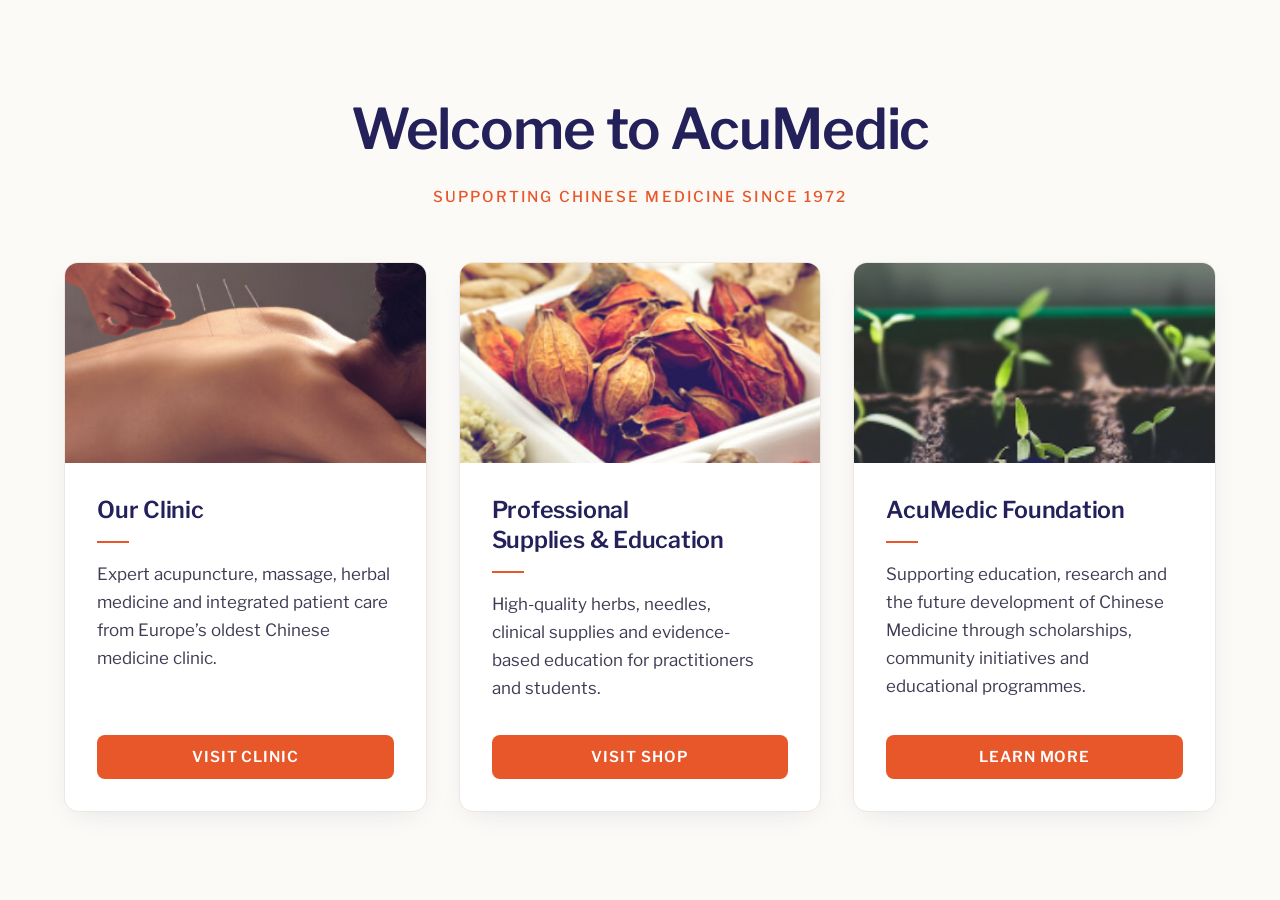
<file: index.html>
<!doctype html>
<html lang="en-GB">
<head>
  <meta charset="utf-8">
  <meta name="viewport" content="width=device-width, initial-scale=1">
  <title>AcuMedic - Supporting Chinese Medicine Since 1972</title>
  <meta name="description" content="AcuMedic: Europe's oldest Chinese medicine clinic, professional supplies and education, and the AcuMedic Foundation.">
  <link rel="icon" href="favicon.ico" sizes="32x32">
  <link rel="apple-touch-icon" href="apple-touch-icon.png">
  <link rel="manifest" href="site.webmanifest">
  <meta name="theme-color" content="#fbfaf7">
  <link rel="preconnect" href="https://fonts.googleapis.com">
  <link rel="preconnect" href="https://fonts.gstatic.com" crossorigin>
  <link rel="stylesheet" href="https://fonts.googleapis.com/css2?family=Libre+Franklin:wght@400;500;600&display=swap">
  <link rel="stylesheet" href="css/styles.css">
  <script src="js/main.js" defer></script>
</head>
<body>
  <main class="page">
    <header class="brand" id="brand">
      <div class="brand-swap">
        <h1 class="welcome">Welcome to AcuMedic</h1>
        <img class="logo" src="assets/img/logo.png" alt="AcuMedic" width="400" height="97">
      </div>
      <div class="tagline">Supporting Chinese Medicine Since 1972</div>
    </header>

    <nav class="cards" aria-label="AcuMedic services">
      <a class="card" href="https://clinic.acumedic.com/">
        <img class="card-img" src="assets/img/clinic.png" alt="">
        <div class="card-body">
          <h2 class="card-title">Our Clinic</h2>
          <div class="card-rule"></div>
          <p class="card-text">Expert acupuncture, massage, herbal medicine and integrated patient care from Europe’s oldest Chinese medicine clinic.</p>
          <div class="card-cta"><span class="btn">Visit Clinic</span></div>
        </div>
      </a>
      <a class="card" href="https://shop.acumedic.com/">
        <img class="card-img" src="assets/img/herbs.png" alt="">
        <div class="card-body">
          <h2 class="card-title">Professional Supplies &amp; Education</h2>
          <div class="card-rule"></div>
          <p class="card-text">High-quality herbs, needles, clinical supplies and evidence-based education for practitioners and students.</p>
          <div class="card-cta"><span class="btn">Visit Shop</span></div>
        </div>
      </a>
      <a class="card" href="https://cmir.org.uk/">
        <img class="card-img" src="assets/img/foundation.png" alt="">
        <div class="card-body">
          <h2 class="card-title">AcuMedic Foundation</h2>
          <div class="card-rule"></div>
          <p class="card-text">Supporting education, research and the future development of Chinese Medicine through scholarships, community initiatives and educational programmes.</p>
          <div class="card-cta"><span class="btn">Learn More</span></div>
        </div>
      </a>
    </nav>
  </main>
</body>
</html>
</file>
<file: css/styles.css>
:root {
  --color-bg: #fbfaf7;
  --color-surface: #fff;
  --color-placeholder: #eee9e1;
  --color-border: #ece8e1;
  --color-navy: #23205a;
  --color-text-muted: #3d3b52;
  --color-orange: #e8572a;
  --color-orange-dark: #c9461c;
  --color-link-hover: #c9521c;
  --font-sans: 'Libre Franklin', system-ui, sans-serif;
}

*,
*::before,
*::after {
  box-sizing: border-box;
}

html,
body {
  margin: 0;
}

body {
  background: var(--color-bg);
  color: var(--color-navy);
  font-family: var(--font-sans);
  -webkit-font-smoothing: antialiased;
}

a {
  color: var(--color-navy);
  text-decoration: none;
}

a:hover {
  color: var(--color-link-hover);
}

/* Layout */

.page {
  min-height: 100vh;
  display: flex;
  flex-direction: column;
  align-items: center;
  justify-content: center;
  gap: 56px;
  padding: 64px 32px;
}

/* Brand: "Welcome" heading cross-fades to the logo (see js/main.js) */

.brand {
  display: flex;
  flex-direction: column;
  align-items: center;
  gap: 16px;
  text-align: center;
}

.brand-swap {
  display: grid;
  place-items: center;
  min-height: 84px;
}

.brand-swap > * {
  grid-area: 1 / 1;
}

.welcome {
  margin: 0;
  font-weight: 600;
  font-size: clamp(2rem, 1.4rem + 3vw, 3.5rem);
  line-height: 1.1;
  letter-spacing: -0.02em;
  transition: opacity 0.7s ease, transform 0.9s ease;
}

.logo {
  display: block;
  width: auto;
  height: clamp(56px, 4vw + 40px, 84px);
  max-width: 100%;
  opacity: 0;
  transform: scale(0.96);
  transition: opacity 0.9s ease 0.25s, transform 1.1s ease 0.25s;
}

.is-revealed .welcome {
  opacity: 0;
  transform: translateY(-8px);
}

.is-revealed .logo {
  opacity: 1;
  transform: none;
}

.tagline {
  font-size: clamp(0.75rem, 0.7rem + 0.3vw, 0.9375rem);
  font-weight: 500;
  letter-spacing: 0.14em;
  text-transform: uppercase;
  color: var(--color-orange);
}

/* Cards */

.cards {
  display: grid;
  grid-template-columns: repeat(auto-fit, minmax(280px, 1fr));
  gap: 32px;
  width: 100%;
  max-width: 1152px;
}

.card {
  display: flex;
  flex-direction: column;
  background: var(--color-surface);
  border: 1px solid var(--color-border);
  border-radius: 14px;
  overflow: hidden;
  box-shadow: 0 8px 30px -12px rgba(35, 32, 90, 0.14);
  color: var(--color-navy);
  transition: box-shadow 0.2s, transform 0.2s;
}

.card:hover {
  color: var(--color-navy);
  box-shadow: 0 16px 40px -14px rgba(35, 32, 90, 0.24);
  transform: translateY(-2px);
}

.card:focus-visible {
  outline: 3px solid var(--color-orange);
  outline-offset: 3px;
}

.card-img {
  display: block;
  width: 100%;
  height: 200px;
  object-fit: cover;
  background: var(--color-placeholder);
}

.card-body {
  flex: 1;
  display: flex;
  flex-direction: column;
  align-items: flex-start;
  text-align: left;
  padding: 32px;
}

.card-title {
  margin: 0;
  font-weight: 600;
  font-size: clamp(1.1875rem, 1.05rem + 0.5vw, 1.5rem);
  line-height: 1.3;
  letter-spacing: -0.01em;
  text-wrap: balance;
}

.card-rule {
  width: 32px;
  height: 2px;
  background: var(--color-orange);
  margin: 16px 0 18px;
}

.card-text {
  margin: 0;
  max-width: 34ch;
  font-size: clamp(0.9375rem, 0.9rem + 0.2vw, 1.0625rem);
  line-height: 1.65;
  color: var(--color-text-muted);
  text-wrap: pretty;
}

.card-cta {
  display: flex;
  width: 100%;
  margin-top: auto;
  padding-top: 32px;
}

.btn {
  flex: 1;
  display: flex;
  align-items: center;
  justify-content: center;
  background: var(--color-orange);
  color: #fff;
  font-size: clamp(0.8125rem, 0.78rem + 0.2vw, 0.9375rem);
  font-weight: 600;
  letter-spacing: 0.06em;
  text-transform: uppercase;
  padding: 13px 22px;
  border-radius: 8px;
  transition: background 0.2s;
}

.card:hover .btn {
  background: var(--color-orange-dark);
}

@media (prefers-reduced-motion: reduce) {
  .welcome,
  .logo,
  .card,
  .btn {
    transition: none;
  }
}
</file>
